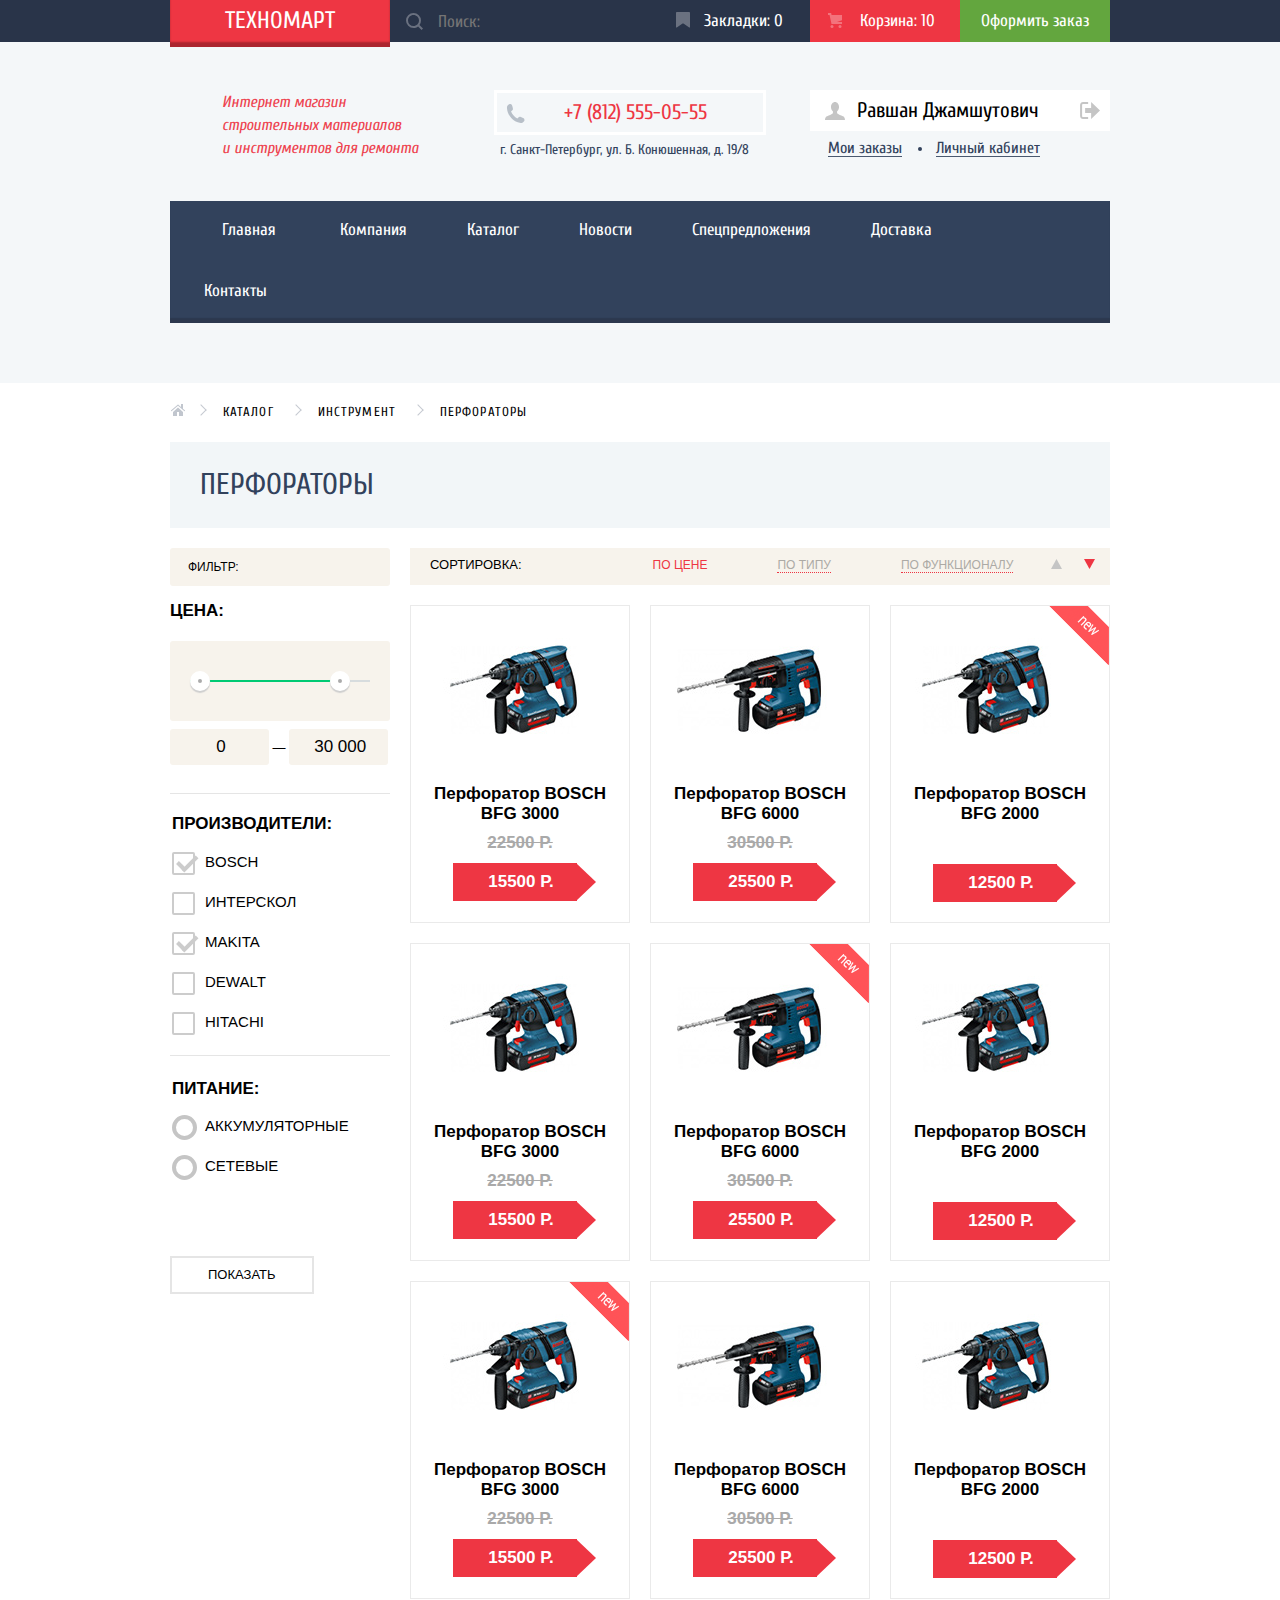
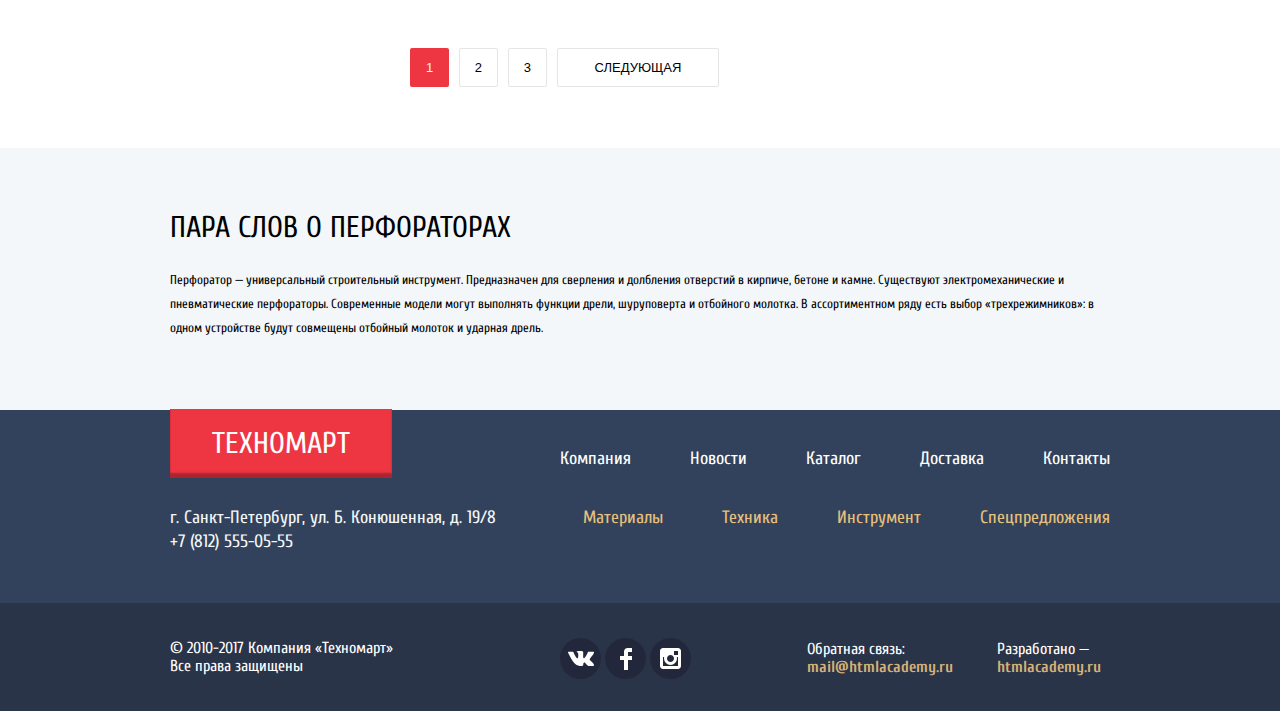
<file: catalog.html>
<!DOCTYPE html>
<html lang="en" dir="ltr">

<head>
  <meta charset="utf-8">
  <title>Каталог магазина инструмента Техномарт</title>
  <link rel="stylesheet" href="css/style.css">
  <link href="https://fonts.googleapis.com/css?family=PT+Sans:400,700&amp;subset=cyrillic-ext" rel="stylesheet">
  <link href="https://fonts.googleapis.com/css?family=Cuprum:400,400i,700&amp;subset=cyrillic-ext" rel="stylesheet">
</head>

<body>
  <header>
    <div class="top-wrapper">
      <section class="header-top container">
        <h1 class="visually-hidden">Магазин строительного инструмента Техномарт</h1>
        <a class="header-logo" href="index.html">
          Техномарт
        </a>
        <form class="search-form" action="https://echo.htmlacademy.ru" method="post">
          <input class="search-field" type="search" name="nav-search" placeholder="Поиск:">
          <button type="submit" class="search-btn">
            <svg xmlns="http://www.w3.org/2000/svg" width="17" height="17" viewBox="0 0 17 17">
              <path fill="#6a7180" d="M17 15.586l-3.542-3.542A7.465 7.465 0 0 0 15 7.5 7.5 7.5 0 1 0 7.5 15c1.71 0 3.282-.579 4.544-1.542L15.586 17 17 15.586zM2 7.5C2 4.467 4.467 2 7.5 2 10.532 2 13 4.467 13 7.5c0 3.032-2.468 5.5-5.5 5.5A5.506 5.506 0 0 1 2 7.5z" /></svg>
          </button>
        </form>
        <a class="top-link link-bookmarks" href="">Закладки: 0</a>
        <a class="top-link link-cart active" href="">Корзина: 10</a>
        <a class="top-link link-order" href="">Оформить заказ</a>

      </section>
    </div>
    <div class="bottom-wrapper">
      <section class="intro-login container">
        <h2 class="visually-hidden">магазин Техномарт</h2>
        <div class="intro-wrapper about">
          <p>Интернет магазин строительных материалов<br />и инструментов для ремонта</p>
        </div>
        <div class="intro-wrapper contacts">
          <p class="intro-phone">
            <svg xmlns="http://www.w3.org/2000/svg" width="19" height="19" viewBox="0 0 19 19">
              <path fill="#B7BFC8" d="M15.572 18.985h-.941c-4.129-.488-7.157-2.408-9.359-4.864C3.062 11.66 1.318 8.492.978 4.228V3.084c.078-.774.459-1.304.898-1.757C2.425.766 3.25.044 4.002.019c.554-.018 1.5.38 1.879.899.329.446.504 1.339.656 2.003.154.671.505 1.643.408 2.289-.148 1.007-1.487 1.434-1.879 2.166 1.307 3.135 3.443 5.439 6.293 7.031.715-.392 1.346-1.572 2.332-1.595.359-.009.818.178 1.184.286.402.121.75.275 1.104.408.596.224 1.648.521 2.004 1.021.365.513.57 1.356.49 1.879-.164 1.041-1.879 2.197-2.901 2.579z" /></svg>
            <span>+7 (812) 555-05-55</span>
          </p>
          <p class="intro-adress">
            <span>г. Санкт-Петербург, ул. Б. Конюшенная, д. 19/8</span>
          </p>
        </div>
        <div class="user-field">
          <div class="user-wrapper" tabindex="0">
            <a class="user-name" href="#">
              Равшан Джамшутович
              <svg xmlns="http://www.w3.org/2000/svg" width="20" height="18" viewBox="0 0 20 18">
                <path fill="#c5c5c5" d="M17.881 14.166c-2.144-.735-4.256-1.666-5.207-2.39-.657-.501-.77-1.618-.517-2.415 1.118-.903 1.864-2.477 1.864-4.278C14.021 2.276 12.221 0 10 0S5.979 2.276 5.979 5.083c0 1.801.746 3.374 1.863 4.277.253.798.141 1.915-.517 2.416-.95.724-3.063 1.654-5.207 2.39S0 18 0 18h20s.025-3.099-2.119-3.834z" /></svg>
            </a>
            <a href="#" class="user-logout">
              <svg class="logout-pic" xmlns="http://www.w3.org/2000/svg" width="21" height="17" viewBox="0 0 21 17">
                <g fill="#c5c5c5">
                  <path fill="#c5c5c5" d="M21 8.5L12.125 0v6h-6v5h6v6z" />
                  <path fill="#c5c5c5" d="M3.106 13.952V3.048c.018-.376.171-1.057 1.01-1.057h5.027V0H4.116C1.938 0 1.112 1.81 1.087 3.027v10.946C1.112 15.189 1.938 17 4.116 17h5.027v-1.99H4.116c-.839 0-.992-.683-1.01-1.058z" />
                </g>
              </svg>
            </a>
          </div>
          <div class="user-buttons">
            <a class="user-button button-user-ord" href="#">Мои заказы</a>
            <a class="user-button button-user-lk" href="#">Личный кабинет</a>
          </div>
        </div>
      </section>
      <nav class="main-navigation container">
        <a class="main-navigation-item" href="index.html">Главная</a>
        <a class="main-navigation-item" href="#">Компания</a>
        <a class="main-navigation-item" href="catalog.html">Каталог</a>
        <a class="main-navigation-item" href="#">Новости</a>
        <a class="main-navigation-item" href="#">Спецпредложения</a>
        <a class="main-navigation-item" href="#">Доставка</a>
        <a class="main-navigation-item" href="#">Контакты</a>
      </nav>
    </div>
  </header>
  <main>
    <div class="container">
      <div class="breadcumbs">
        <a href="index.html" class="breadcumb-home">
          <span class="visually-hidden">Домой</span>
          <svg xmlns="http://www.w3.org/2000/svg" width="15" height="12" viewBox="0 0 15 12">
            <g fill="#C1C6CE">
              <path d="M3 8v4h4V8h2v4h4V8L8 3.516z" />
              <path d="M14.831 6.365L13 4.751V0h-2v2.987L8.332.635c-.02-.017-.043-.023-.064-.037a.465.465 0 0 0-.08-.047.551.551 0 0 0-.095-.024C8.062.521 8.032.515 8 .515c-.031 0-.061.006-.092.012a.46.46 0 0 0-.095.025c-.028.011-.053.029-.08.046-.021.014-.045.02-.064.037l-6.498 5.73a.501.501 0 0 0 .33.875.497.497 0 0 0 .331-.125L8 1.677l6.169 5.438a.501.501 0 0 0 .662-.75z" />
            </g>
          </svg>
        </a>
        <a href="#" class="breadcumb">
          Каталог
        </a>
        <a href="#" class="breadcumb">
          Инструмент
        </a>
        <a href="#" class="breadcumb">
          Перфораторы
        </a>
      </div>
      <div class="filters-caption">
        <h2>
          Перфораторы
        </h2>
      </div>
      <div class="flex-container">
        <section class="filters">
          <form action="https://echo.htmlacademy.ru" class="options" method="post">
            <div class="form-caption">
              <h3>Фильтр:</h3>
            </div>
            <fieldset class="range-form">
              <legend class="price-caption">Цена:</legend>
              <div class="range-field">
                <div class="range-controls">
                  <div class="scale">
                    <div class="bar"></div>
                  </div>
                  <div class="toggle toggle-min"></div>
                  <div class="toggle toggle-max"></div>
                </div>
                <div class="price-controls">
                  <input type="text" name="min-price" value="0"> —
                  <input type="text" name="max-price" value="30 000">
                </div>
              </div>
            </fieldset>
            <fieldset class="vendors-form">
              <legend class="vendors-caption">Производители:</legend>
              <label class="interface-checkbox">
                <input class="visually-hidden" type="checkbox" name="vendor-bosch" checked>
                <span class="checkbox-indicator"></span>
                Bosch
              </label>
              <label class="interface-checkbox">
                <input class="visually-hidden" type="checkbox" name="vendor-interskol">
                <span class="checkbox-indicator"></span>
                Интерскол
              </label>
              <label class="interface-checkbox">
                <input class="visually-hidden" type="checkbox" name="vendor-makita" checked>
                <span class="checkbox-indicator"></span>
                Makita
              </label>
              <label class="interface-checkbox">
                <input class="visually-hidden" type="checkbox" name="vendor-dewalt">
                <span class="checkbox-indicator"></span>
                Dewalt
              </label>
              <label class="interface-checkbox">
                <input class="visually-hidden" type="checkbox" name="vendor-hitachi">
                <span class="checkbox-indicator"></span>
                Hitachi
              </label>
            </fieldset>
            <fieldset class="power-form">
              <legend class="power-caption">Питание:</legend>
              <label class="interface-radio">
                <input class="visually-hidden" type="radio" name="power" value="accumulator">
                <span class="radio-indicator"></span>
                Аккумуляторные
              </label>
              <label class="interface-radio">
                <input class="visually-hidden" type="radio" name="power" value="networked">
                <span class="radio-indicator"></span>
                Сетевые
              </label>
            </fieldset>
            <button type="submit" class="button-show">Показать</button>
          </form>
        </section>
        <section class="products-section">
          <h2 class="visually-hidden">Товары</h2>
          <div class="sorting">
            <ul class="sorting-list">
              <li class="sorter-head">
                <b>Сортировка:</b>
              </li>
              <li class="sorter-name"><a href="#" class="active">по цене</a></li>
              <li class="sorter-name"><a href="#">по типу</a></li>
              <li class="sorter-name"><a href="#">по функционалу</a></li>
              <li class="sorter-btns">
                <a class="sorter-btn" href="#">
                  <svg xmlns="http://www.w3.org/2000/svg" width="11" height="10" viewBox="0 0 11 10">
                    <path fill="#c5c5c5" d="M5.5 0L0 10h11z" /></svg>
                  <span class="visually-hidden">Сортировка сверху вниз</span>
                </a>
                <a class="sorter-btn active" href="#">
                  <svg xmlns="http://www.w3.org/2000/svg" width="11" height="10" viewBox="0 0 11 10">
                    <path fill="#c5c5c5" d="M5.5 10L0 0h11" /></svg>
                  <span class="visually-hidden">Сортировка снизу вверх</span>
                </a>
              </li>
            </ul>
          </div>
          <ul class="products-list">
            <li class="popular-products-item">
              <img src="img/BFG3000.jpg" alt="BFG 3000">
              <p class="item-name">Перфоратор BOSCH BFG 3000</p>
              <span class="old-price">22500 Р.</span>
              <b class="new-price">15500 Р.</b>
              <div class="item-actions">
                <a href="#" class="in-cart">Купить</a>
                <a href="#" class="in-bookletter">В закладки</a>
              </div>
            </li>
            <li class="popular-products-item">
              <img src="img/BFG6000.jpg" alt="BFG 6000">
              <p class="item-name">Перфоратор BOSCH BFG 6000</p>
              <span class="old-price">30500 Р.</span>
              <b class="new-price">25500 Р.</b>
              <div class="item-actions">
                <a href="#" class="hover-button in-cart">Купить</a>
                <a href="#" class="hover-button in-bookletter">В закладки</a>
              </div>
            </li>
            <li class="popular-products-item products-item-new">
              <img src="img/BFG2000.jpg" alt="BFG 2000">
              <p class="item-name">Перфоратор BOSCH BFG 2000</p>
              <span class="empty-price"></span>
              <b class="new-price">12500 Р.</b>
              <div class="item-actions">
                <a href="#" class="in-cart">Купить</a>
                <a href="#" class="in-bookletter">В закладки</a>
              </div>
            </li>
            <li class="popular-products-item">
              <img src="img/BFG3000.jpg" alt="BFG 3000">
              <p class="item-name">Перфоратор BOSCH BFG 3000</p>
              <span class="old-price">22500 Р.</span>
              <b class="new-price">15500 Р.</b>
              <div class="item-actions">
                <a href="#" class="in-cart">Купить</a>
                <a href="#" class="in-bookletter">В закладки</a>
              </div>
            </li>
            <li class="popular-products-item products-item-new">
              <img src="img/BFG6000.jpg" alt="BFG 6000">
              <p class="item-name">Перфоратор BOSCH BFG 6000</p>
              <span class="old-price">30500 Р.</span>
              <b class="new-price">25500 Р.</b>
              <div class="item-actions">
                <a href="#" class="in-cart">Купить</a>
                <a href="#" class="in-bookletter">В закладки</a>
              </div>
            </li>
            <li class="popular-products-item">
              <img src="img/BFG2000.jpg" alt="BFG 2000">
              <p class="item-name">Перфоратор BOSCH BFG 2000</p>
              <span class="empty-price"></span>
              <b class="new-price">12500 Р.</b>
              <div class="item-actions">
                <a href="#" class="in-cart">Купить</a>
                <a href="#" class="in-bookletter">В закладки</a>
              </div>
            </li>
            <li class="popular-products-item products-item-new">
              <img src="img/BFG3000.jpg" alt="BFG 3000">
              <p class="item-name">Перфоратор BOSCH BFG 3000</p>
              <span class="old-price">22500 Р.</span>
              <b class="new-price">15500 Р.</b>
              <div class="item-actions">
                <a href="#" class="in-cart">Купить</a>
                <a href="#" class="in-bookletter">В закладки</a>
              </div>
            </li>
            <li class="popular-products-item">
              <img src="img/BFG6000.jpg" alt="BFG 6000">
              <p class="item-name">Перфоратор BOSCH BFG 6000</p>
              <span class="old-price">30500 Р.</span>
              <b class="new-price">25500 Р.</b>
              <div class="item-actions">
                <a href="#" class="in-cart">Купить</a>
                <a href="#" class="in-bookletter">В закладки</a>
              </div>
            </li>
            <li class="popular-products-item">
              <img src="img/BFG2000.jpg" alt="BFG 2000">
              <p class="item-name">Перфоратор BOSCH BFG 2000</p>
              <span class="empty-price"></span>
              <b class="new-price">12500 Р.</b>
              <div class="item-actions">
                <a href="#" class="in-cart">Купить</a>
                <a href="#" class="in-bookletter">В закладки</a>
              </div>
            </li>
          </ul>
          <div class="page-navigation">
            <a href="#" class="page-number active">1</a>
            <a href="#" class="page-number">2</a>
            <a href="#" class="page-number">3</a>
            <a href="#" class="page-number page-next">Следующая</a>
          </div>
        </section>
      </div>
    </div>
    <div class="bottom-wrapper">
      <section class="about-device container">
        <h3>Пара слов о перфораторах</h3>
        <p>
          Перфоратор — универсальный строительный инструмент. Предназначен для сверления и долбления отверстий в кирпиче, бетоне и камне.
          Существуют электромеханические и пневматические перфораторы. Современные модели могут выполнять функции дрели, шуруповерта и отбойного молотка. В ассортиментном ряду есть выбор «трехрежимников»: в одном устройстве будут совмещены отбойный
          молоток и ударная дрель.
        </p>
      </section>
    </div>
  </main>
  <footer>
    <div class="footer-top-wrapper">
      <div class="container">
        <nav class="footer-navigation">
          <div class="navigation-flex">
            <div class="footer-logo-container">
              <a href="index.html" class="footer-logo">Техномарт</a>
            </div>
            <ul class="footer-up-menu">
              <li class="footer-up-item"><a href="index.html">Компания</a></li>
              <li class="footer-up-item"><a href="">Новости</a></li>
              <li class="footer-up-item"><a href="catalog.html">Каталог</a></li>
              <li class="footer-up-item"><a href="">Доставка</a></li>
              <li class="footer-up-item"><a href="">Контакты</a></li>
            </ul>
          </div>
          <div class="navigation-flex">
            <div class="footer-item-adress">
              <p>г. Санкт-Петербург, ул. Б. Конюшенная, д. 19/8</p>
              <p>+7 (812) 555-05-55</p>
            </div>
            <ul class="footer-down-menu">
              <li class="footer-down-item"><a href="">Материалы</a></li>
              <li class="footer-down-item"><a href="">Техника</a></li>
              <li class="footer-down-item"><a href="">Инструмент</a></li>
              <li class="footer-down-item"><a href="">Спецпредложения</a></li>
            </ul>
          </div>
        </nav>
      </div>
      <div class="footer-down-wrapper">
        <aside class="page-footer container">
          <div class="copyright">
            <p>&copy; 2010-2017 Компания «Техномарт» Все права защищены</p>
          </div>
          <div class="social">
            <a class="social-btn social-btn-vk" href="#">Вконтакте</a>
            <a class="social-btn social-btn-fb" href="#">Фейсбук</a>
            <a class="social-btn social-btn-insta" href="#">Инстаграм</a>
          </div>
          <div class="feedback">
            <p>Обратная связь:</p>
            <a class="dev-link" href="http://mail@htmlacademy.ru"><b>mail@htmlacademy.ru</b></a>
          </div>
          <div class="developer">
            <p>Разработано — </p>
            <a class="dev-link" href="http://htmlacademy.ru"><b>htmlacademy.ru</b></a>
          </div>
        </aside>
      </div>
    </div>
  </footer>
  <div class="modal-in-cart">
    <div class="notice">
      <h3>Товар добавлен в корзину!</h3>
    </div>
    <div class="modal-cart-buttons">
      <a class="btn-modal issue" href="">Оформить заказ</a>
      <a class="btn-modal continue" href="">Продолжить покупки</a>
    </div>
    <button class="modal-cart-close"></button>
  </div>
  <script src="external-catalog.js"></script>
</body>

</html>
</file>
<file: css/style.css>
body {
  padding: 0;
  margin: 0;
  font-family: 'Cuprum', Arial, sans-serif;
  font-size: 13px;
  line-height: 24px;
  color: #000000;
  background-color: #ffffff;
  min-width: 1200px;
  position: relative;
}
a {
  text-decoration: none;
}
img {
  max-width: 100%;
  height: auto;
}
.visually-hidden:not(:focus):not(:active),
input[type="checkbox"].visually-hidden,
input[type="radio"].visually-hidden {
  position: absolute;
  clip: rect(0 0 0 0);
  width: 1px;
  height: 1px;
  margin: -1px;
  white-space: nowrap;
  -webkit-clip-path: inset(100%);
  clip-path: inset(100%);
  overflow: hidden;
}
.top-wrapper {
  background-color: #293449;

}
.bottom-wrapper {
  background-color: #f4f7f9;
  padding-bottom: 60px;
}
.container {
  width:940px;
  margin:0 auto;
}
.header-top {
  display:-webkit-box;
  display:-ms-flexbox;
  display:flex;
  -webkit-box-pack: justify;
      -ms-flex-pack: justify;
          justify-content: space-between;
}
.search-form {
  margin-right: auto;
  position: relative;
}
.search-field {
  border:none;
  background-color: #293449;
  font:inherit;
  font-size:17px;
  line-height: 18px;
  color:#fff;
  height:42px;
  width:270px;
  padding-left:48px;
}
.search-field:hover {
  background-color: #212a3a;
}
.search-field:focus {
  background-color: #fff;
  color:#000;
  outline: none;
}
.search-field:focus ~ .search-btn path {
  fill:#ee3643;
}
.search-btn {
  position: absolute;
  top:12px;
  left:10px;
  background-color: transparent;
  border:none;
  cursor:pointer;
}
.link-bookmarks {
  padding-left:44px;
  position: relative;
}
.link-bookmarks::before {
  position: absolute;
  content:"";
  width:14px;
  height:16px;
  background:url('../img/icon-bookmark.svg') no-repeat center;
  left:16px;
  opacity: 0.3;
}
.link-cart {
  padding-left:50px;
  position: relative;
}
.link-cart::before {
  position: absolute;
  content:"";
  width:14px;
  height:16px;
  background:url('../img/icon-cart.svg') no-repeat center;
  left:18px;
  opacity: 0.3;
}
.link-cart:hover::before,
.link-cart:focus::before,
.link-bookmarks:hover::before,
.link-bookmarks:focus::before {
  opacity: 1;
}
.link-cart:active::before,
.link-bookmarks:active::before {
  opacity:0.3;
}
.link-order {
  padding-left:21px;
}
.top-link {
  width:150px;
  font-size:17px;
  line-height: 18px;
  color:#fff;
  position:relative;
  padding-top:12px;
  padding-bottom:12px;
  -webkit-box-sizing: border-box;
          box-sizing: border-box;

}
.link-order {
  background-color: #63a63e;
}
.top-link.active {
  background-color:#ee3643;
}
.top-link:hover,
.top-link:focus {
  background-color: #212a3a;
  outline: none;
}
.top-link:active {
  color:#a2a5a9;
  background-color: #161d29;
}
.top-link.active:hover,
.top-link.active:focus {
  background-color: #ca2c37;
}
.top-link.active:active {
  background-color: #ba2732;
}
.link-order:hover,
.link-order:focus {
   background-color: #5fbb2d;
   outline: none;
}
.link-order:active {
  background-color: #518534;
  color:#aac39b;
}
.header-logo {
  font-size:24px;
  line-height: 24px;
  text-transform: uppercase;
  background-color: #ee3643;
  color:#fff;
  padding:9px 55px;
  margin-bottom:-5px;
  -webkit-box-shadow: inset 0 -5px 2px 0 rgba(142,30,38,0.7);
          box-shadow: inset 0 -5px 2px 0 rgba(142,30,38,0.7);
}
.header-logo:hover,
.header-logo:focus {
  background-color: #ca2c37;
  outline: none;
}
.header-logo:active {
  background-color: #ba2732;
}
.intro-login {
  display:-webkit-box;
  display:-ms-flexbox;
  display:flex;
  -webkit-box-pack: justify;
      -ms-flex-pack: justify;
          justify-content: space-between;
  padding-top:33px;

}
.intro-wrapper {
  width:300px;
}
.login {
  text-align: right;
  margin-top:27px;
}
.about {
  width:200px;
  margin-left: 52px;


}
.contacts {
  text-align: center;
}
.about p {
  color:#ee434f;
  font-size:16px;
  line-height: 23px;
  font-style: italic;
  font-weight:400;
}
.intro-phone span {
  font-size: 21px;
  font-weight: 21px;
  color:#ee3643;
}
.intro-adress span {
  color:#32425c;
  font-size:14px;
  line-height: 24px;
}
.intro-phone {
  display:inline-block;
  padding-top:7px;
  padding-bottom:5px;
  padding-left:67px;
  padding-right:55px;
  border: 3px solid #fff;
  margin-top:15px;
  margin-left:28px;
  margin-bottom:0;
  position: relative;
}
.intro-phone svg {
  position:absolute;
  left:9px;
  top:11px;
}
.intro-adress {
  display:inline-block;
  margin:0;
  padding:0;
  padding-top:3px;
  padding-left:34px;
}
.button-login {
  color:#000;
  font-size:21px;
  line-height: 21px;
  background-color:#fff;
}
.enter {
  padding-top:12px;
  padding-bottom:10px;
  padding-right:17px;
  padding-left:50px;
  position: relative;
  margin-right: 10px;
}
.enter svg {
  position: absolute;
  left:18px;
  top:15px;
}
.button-login:hover,
.button-login:focus {
  color:#f0515c;
}
.enter:hover path,
.enter:focus path {
  fill:#32425c;
}
.button-login:active {
  color:#b2b2b2;
}
.enter:active path {
  fill:#c5c5c5;
}
.reg {
  padding: 10px 25px;
}
.main-navigation {
  background-color: #32425c;
  -webkit-box-shadow: inset 0 -5px 1px 0 rgba(41,52,73,0.7);
          box-shadow: inset 0 -5px 1px 0 rgba(41,52,73,0.7);
  margin-top:25px;
  display: -webkit-box;
  display: -ms-flexbox;
  display: flex;
  -ms-flex-wrap: wrap;
      flex-wrap: wrap;

}
.main-navigation-item {
  font-size: 17px;
  line-height: 17px;
  color:#fff;
  text-align: center;
  padding-top:20px;
  padding-bottom:24px;
  padding-left:30px;
  padding-right:30px;
}
.main-navigation-item:hover,
.main-navigation-item:focus {
  background-color: #293449;
}
.main-navigation-item:active {
  color: #8e939c;
}
.main-navigation-item:first-child {
  padding-left:52px;
  padding-right:34px;
}
.main-navigation-item:last-child {
  padding-left:34px;
  padding-right:52px;
}
.offers {
  display: -webkit-box;
  display: -ms-flexbox;
  display: flex;
  -ms-flex-wrap: wrap;
      flex-wrap: wrap;
  -webkit-box-pack: justify;
      -ms-flex-pack: justify;
          justify-content: space-between;
  padding-top:60px;
}
.offer-column-1 {
  display: -webkit-box;
  display: -ms-flexbox;
  display: flex;
  -ms-flex-wrap: wrap;
      flex-wrap: wrap;
  width:620px;
  margin-right:20px;
}
.offer-column-1 .offer-item:nth-child(2n) {
  margin-left: 20px;
}
.offer-column-2 {
  display: -webkit-box;
  display: -ms-flexbox;
  display: flex;
  -webkit-box-orient: vertical;
  -webkit-box-direction: normal;
      -ms-flex-direction: column;
          flex-direction: column;
}
.offer-item  {
  -ms-flex-item-align: start;
      align-self: flex-start;
  min-width: 300px;
  margin-bottom:20px;
  padding-top:20px;
  padding-left:25px;
  -webkit-box-sizing: border-box;
          box-sizing: border-box;
  padding-bottom: 22px;
  position: relative;
}
.first-offer::before {
  content: "";
  position: absolute;
  width:60px;
  height:60px;
  background-image: url('../img/new flag.png');
  background-repeat: no-repeat;
  right:0;
  top:0;
}
.first-offer svg,
.fourth-offer svg {
  position: absolute;
  right:42px;
  bottom:28px;
}
.second-offer svg,
.third-offer svg,
.fives-offer svg {
  position: absolute;
  right:29px;
  bottom:28px;
}
.offer-item h3 {
  font-size:24px;
  line-height:30px;
  color:#fff;
  margin:0;
  padding:0;
  margin-bottom:13px;
}
.offer-btn {
  display: inline-block;
  font-size:14px;
  line-height: 18px;
  color:#fff;
  background: rgba(0, 0, 0, 0.1);
  text-transform: uppercase;
  padding:10px 0;
  width:135px;
  text-align: center;
  border-radius: 3px;
}
.offer-btn:hover,
.offer-btn:focus {
  background: rgba(0, 0, 0, 0.2);
}
.offer-btn:active {
  background: rgba(0, 0, 0, 0.3);
}
.first-offer {
  background-color: #ffbf47;
}
.second-offer {
  background-color:#3bbce3;
}
.third-offer {
  background-color:#dc91d8;
}
.fourth-offer {
  background-color:#8ed78f;
}
.fives-offer {
  background-color:#ffc047;
}
.offer-slider {
  width: 620px;
  position: relative;
}
.slider-inner {
  color:#fff;
  margin-top:-20px;
  position: relative;
  overflow: hidden;
  background-repeat: no-repeat;
}
.slider-items {
  width: 200%;
min-height: 266px;
}
.slider-item {
  width: 620px;
  min-height: 266px;
position: absolute;
transition: transform .8s ease;
}
.slider-item-first {
  background-image: url('../img/perfos.jpg');
  background-color: #333028;

}
.slider-item-second {
  background-image: url('../img/drills.jpg');
  background-color: #594f43;
}
#slider-1:checked ~ .slider-controls .slider-control-1,
#slider-2:checked ~ .slider-controls .slider-control-2 {
background-color: #ca2c37;
}
#slider-1:checked ~ .slider-inner .slider-item-first {
  transform: translate(620px);
}
#slider-2:checked ~ .slider-inner .slider-item-second {
  transform: translate(-620px);
}
.slider-arrow {
  width:28px;
  height:28px;
  border:none;
  border-top:3px solid #fff;
  border-left:3px solid #fff;
  position:absolute;
  font-size:0;
  background-color: transparent;
  cursor: pointer;
  z-index: 1000;
}
.arrow-left {
  top:100px;
  left:32px;
  -webkit-transform: rotate(-45deg);
      -ms-transform: rotate(-45deg);
          transform: rotate(-45deg);
}
.arrow-right {
  top:100px;
  right:26px;
  -webkit-transform: rotate(135deg);
      -ms-transform: rotate(135deg);
          transform: rotate(135deg);
}
.slider-controls {
  position: absolute;
  left: 295px;
  bottom: 33px;
  text-align: center;
  z-index: 100;
}
.slider-control {
  position: relative;
  display: inline-block;
  vertical-align: middle;
  width: 7px;
  height: 7px;
  border: 6px solid #ffffff;
  background-color: #ffffff;
  border-radius: 50%;
  cursor: pointer;
}
.open-catalog {
  color:#fff;
  font-size:14px;
  line-height: 18px;
  text-transform: uppercase;
  background-color: #ee3643;
  padding:10px 48px;
  border-radius: 3px;
  position: absolute;
  bottom:42px;
  left:25px;
}
.open-catalog:hover,
.open-catalog:focus {
  background-color: #ca2c37;
}
.open-catalog:active {
  background-color: #ba2732;
}
.slider-item h3 {
  text-transform: uppercase;
  margin:0;
  padding:0;
  padding-top:22px;
  padding-left:22px;
  font-size: 36px;
  line-height: 36px;
}
.slider-item p {
  font-size:18px;
  line-height: 24px;
  margin:0;
  padding:0;
  padding-top:2px;
  padding-left:25px;
}
.popular-products-header {
  background-color: #f9f5f0;
  display: -webkit-box;
  display: -ms-flexbox;
  display: flex;
  -webkit-box-pack: justify;
      -ms-flex-pack: justify;
          justify-content: space-between;
  -ms-flex-wrap: wrap;
      flex-wrap: wrap;
  margin-top: 33px;
  padding:7px 0;
  margin-bottom:20px;
}
.popular-products-header-left h3 {
  font-size:30px;
  line-height: 30px;
  text-transform: uppercase;
  color:#32425c;
  margin:0;
  padding-top:23px;
  padding-bottom: 23px;
  padding-left:28px;
  font-weight: normal;
}
.popular-products-header-right {
  padding-top:25px;
  padding-bottom: 26px;
  padding-right: 24px;
}
.button-product {
  color:#fff;
  text-transform: uppercase;
  font-size:14px;
  line-height: 18px;
  background-color: #ee3643;
  padding:11px 55px;
}
.popular-products-list {
  list-style: none;
  margin:0;
  padding:0;
  display:-webkit-box;
  display:-ms-flexbox;
  display:flex;
  -ms-flex-wrap: wrap;
      flex-wrap: wrap;
  -webkit-box-pack: justify;
      -ms-flex-pack: justify;
          justify-content: space-between;
}
.popular-products-item {
  font-family: 'PT-sans',Arial,sans-serif;
  border:1px solid #eaeaea;
  text-align: center;
  width: 218px;
  padding-bottom: 20px;
  display: -webkit-box;
  display: -ms-flexbox;
  display: flex;
  -ms-flex-wrap: wrap;
      flex-wrap: wrap;
  -webkit-box-orient: vertical;
  -webkit-box-direction: normal;
      -ms-flex-direction: column;
          flex-direction: column;
  position: relative;
}
.image-block {
  margin: 0;
  padding:0;
  max-width:218px;
  height:163px;
}
.item-name {
  margin:0;
  padding:0;
  font-weight: 700;
  font-size:17px;
  line-height: 20px;
  width:200px;
  padding-top:15px;
  word-wrap: break-word;
  -ms-flex-item-align: center;
      -ms-grid-row-align: center;
      align-self: center;

}
.old-price {
  text-decoration: line-through;
  font-size:17px;
  line-height: 18px;
  color:#a9a9a9;
  font-weight: bold;
  width:150px;
  padding-top:10px;
  padding-bottom:11px;
  -ms-flex-item-align: center;
      -ms-grid-row-align: center;
      align-self: center;
}
.new-price {
  color:#fff;
  background-color: #ee3643;
  font-size:17px;
  line-height: 18px;
  position: relative;
  z-index:1;
  margin-left:42px;
  margin-right:52px;
  padding-top:10px;
  padding-bottom:10px;
  padding-left:12px;

}
.new-price::after {
  content: '';
  position: absolute;
  top: 0;
  right: -19px;
  width: 0;
  height: 0;
  border-style: solid;
  border-width: 19px 0 19px 20px;
  border-color: transparent transparent transparent #ee3643;

}
.empty-price {
  padding-top:40px;
}
.products-item-new::before {
  content: "";
  position: absolute;
  width:60px;
  height:60px;
  background-image: url('../img/new flag.png');
  background-repeat: no-repeat;
  right:0;
  top:0;
  z-index: 99;
}
.item-actions {
  max-width:218;
  height:163px;
  position: absolute;
  top:0;
  z-index: 5;
  background-color: #fff;
  -ms-flex-wrap: wrap;
      flex-wrap: wrap;
  -webkit-box-pack: center;
      -ms-flex-pack: center;
          justify-content: center;
  -webkit-box-align: center;
      -ms-flex-align: center;
          align-items: center;
  -ms-flex-line-pack: center;
      align-content: center;
  display:none;
}
.popular-products-item:hover > .item-actions,
.popular-products-item:focus > .item-actions {
  display:-webkit-box;
  display:-ms-flexbox;
  display:flex;
}
.in-cart {
  color:#fff;
  background-color:#63a63e;
  padding:10px 45px;]
  margin-bottom:10px;
  border-radius: 4px;
  margin-bottom:10px;
  -webkit-box-shadow: 0 3px 1px 0 #367315;
          box-shadow: 0 3px 1px 0 #367315;
  position: relative;
}
.in-cart svg {
  position: absolute;
  top:15px;
  left:15px;
}
.in-cart:hover,
.in-cart:focus {
  background-color: #5fbb2d;
}
.in-cart:hover path,
.in-cart:hover circle,
.in-cart:focus path,
.in-cart:focus circle  {
  fill:#fff;
}
.in-cart:active {
  background-color: #518534;
}
.in-bookletter {
  color:#32425c;
  border:3px solid #63a63e;
  padding:7px 30px;
  border-radius: 4px;
}
.in-bookletter:hover,
.in-bookletter:focus {
  border-color: #32425c;
}
.in-bookletter:active {
  color:#c1c6ce;
  border-color:#c1c6ce;
}
.popular-vendors-header {
  background-color: #f9f5f0;
  display: -webkit-box;
  display: -ms-flexbox;
  display: flex;
  -webkit-box-pack: justify;
      -ms-flex-pack: justify;
          justify-content: space-between;
  -ms-flex-wrap: wrap;
      flex-wrap: wrap;
  margin-top: 20px;
  padding:7px 0;
}
.popular-vendors-header-left h3 {
  font-size:30px;
  line-height: 30px;
  text-transform: uppercase;
  color:#32425c;
  margin:0;
  padding-top:22px;
  padding-bottom: 20px;
  padding-left:24px;
  font-weight: normal;
}
.popular-vendors-header-right {
  padding-top:26px;
  padding-bottom: 26px;
  padding-right: 24px;
}
.button-vendor {
  color:#fff;
  text-transform: uppercase;
  font-size:14px;
  line-height: 18px;
  background-color: #ee3643;
  padding:11px 69px;
}
.popular-vendors-list {
  list-style: none;
  margin:0;
  padding:0;
  display: -webkit-box;
  display: -ms-flexbox;
  display: flex;
  -webkit-box-pack: justify;
      -ms-flex-pack: justify;
          justify-content: space-between;
  -ms-flex-wrap: wrap;
      flex-wrap: wrap;
  margin-bottom:83px;
}
.popular-vendors-item {
  border:1px solid #eaeaea;
  margin-top:20px;
  background-color: #ffffff;
}
.popular-vendors-item a {
  min-width: 218px;
  min-height: 145px;
  display: -webkit-box;
  display: -ms-flexbox;
  display: flex;
  -webkit-box-pack: center;
      -ms-flex-pack: center;
          justify-content: center;
  -webkit-box-align: center;
      -ms-flex-align: center;
          align-items: center;
}
.popular-vendors-item a:hover,
.popular-vendors-item a:focus {
  -webkit-box-shadow: 0 10px 25px rgba(41, 52, 73, 0.5);
          box-shadow: 0 10px 25px rgba(41, 52, 73, 0.5);
  -webkit-transition: 0.4s;
  -o-transition: 0.4s;
  transition: 0.4s;
}
.popular-vendors-item a:active {
  -webkit-box-shadow: 0 4px 5px  2px rgba(41, 52, 73, 0.5);
          box-shadow: 0 4px 5px  2px rgba(41, 52, 73, 0.5);
  opacity: 0.3;
}
.popular-vendors-item:nth-child(4n) img {
  margin-bottom:11px;
}
.button-pv:hover,
.button-pv:focus {
  background-color: #ca2c37;
}
.button-pv:active {
  background-color: #ba2732;
}
.services h3 {
  font-size: 30px;
  line-height: 30px;
  margin:0;
  padding:0;
  text-transform: uppercase;
  font-weight: normal;
  padding-top:62px;
}
.services p {
  margin:0;
  padding:0;
  padding-top:28px;
}
.service-sliders {
  position: relative;
  padding-bottom:45px;
}
.service-slider-controls {
  font-size:21px;
  line-height: 30px;
  color:#fff;
  background-color: #32425c;
  display:-webkit-box;
  display:-ms-flexbox;
  display:flex;
  -webkit-box-orient: vertical;
  -webkit-box-direction: normal;
      -ms-flex-direction: column;
          flex-direction: column;
  -ms-flex-wrap: wrap;
      flex-wrap: wrap;
  margin-right:0 auto;
  width:240px;
  margin-top:67px;
  position: relative;
}
.service-slider-controls::before {
  background-color: #e5e5e5;
  content: '';
  position: absolute;
  width:10px;
  height:272px;
  background: url('../img/shadow.png') no-repeat;
  right:0;
  top:-50px;
}
.service-slider-control {
  width:240px;
  -webkit-box-sizing: border-box;
          box-sizing: border-box;
  padding-left:23px;
  padding-top:15px;
  padding-bottom:16px;
  -webkit-box-shadow: 0 -1px 0 #293449, inset 0 1px 0 #405069;
          box-shadow: 0 -1px 0 #293449, inset 0 1px 0 #405069;
  cursor: pointer;
}
.service-slider-control:hover,
.service-slider-control:focus {
  background-color: #293449;
}
#service-slider-1:checked ~ .service-slider-controls label[for="service-slider-1"],
#service-slider-2:checked ~ .service-slider-controls label[for="service-slider-2"],
#service-slider-3:checked ~ .service-slider-controls label[for="service-slider-3"]  {
  background-color: #fff;
  color:#32425c;
  -webkit-box-shadow: 0 1px 0 #ffffff;
          box-shadow: 0 1px 0 #ffffff;
}
#service-slider-1:checked ~ .service-slider-inner .slider-delivery,
#service-slider-2:checked ~ .service-slider-inner .slider-guarantee,
#service-slider-3:checked ~ .service-slider-inner .slider-credit {
  display:block;
}
.service-slider-inner {
  list-style: none;
  margin:0;
  padding:0;
}
.service-slider {
  display:-webkit-box;
  display:-ms-flexbox;
  display:flex;
  width:700px;
  min-height: 270px;
  position: absolute;
  top:-40px;
  right: 0;
  display:none;
  margin-right:auto;
}
.delivery-wrapper {
  width:280px;
  padding-left:80px;
}
.guarantee-wrapper {
  width:380px;
  padding-left:80px;
}
.credit-wrapper {
  width:280px;
  padding-left:80px;
}
.button-credit {
  text-transform: uppercase;
  color:#fff;
  background-color: #ff5357;
  padding:10px 45px;
  border-radius:3px;
}
.slider-credit p {
  padding-bottom:30px;
}
.slider-delivery::before {
  content: '';
  width:470px;
  height:270px;
  position: absolute;
  background: url('../img/delivery.png') no-repeat;
  right:0px;
  top:65px;
  z-index: 99;
}
.slider-guarantee::before {
  content: '';
  width:389px;
  height:283px;
  position: absolute;
  background: url('../img/guarantee.png') no-repeat;
  right:0px;
  top:35px;
  z-index: 99;
}
.slider-credit::before {
  content: '';
  width:465px;
  height:285px;
  position: absolute;
  background: url('../img/credit.png') no-repeat;
  right:0px;
  top:35px;
  z-index: 99;
}
.service-slider h4 {
  margin:0;
  padding:0;
  color:#32425c;
  font-size:36px;
  line-height: 36px;
  text-transform: uppercase;
  font-weight: normal;
  padding-top:40px;
}
.about-us {
 margin-top:75px;
 display:-webkit-box;
 display:-ms-flexbox;
 display:flex;
 -webkit-box-pack: justify;
     -ms-flex-pack: justify;
         justify-content: space-between;
 padding-bottom:85px

}
.details {
   width:520px;
}
.about-us h3 {
  font-size:30px;
  line-height: 30px;
  text-transform: uppercase;
  margin:0;
  padding:0;
  font-weight:400;
  padding-bottom:28px;
}
.details h3 {
  padding-bottom:27px;
}
.about-us p {
  margin:0;
}
.details-shop {
  padding-bottom:27px;
}
.delivery-partners {
  display:-webkit-box;
  display:-ms-flexbox;
  display:flex;
  -webkit-box-orient: vertical;
  -webkit-box-direction: normal;
      -ms-flex-direction: column;
          flex-direction: column;
  margin-bottom:42px;
}
.delivery-partner {
  font-size:18px;
  line-height: 20px;
  padding-left:35px;
  padding-top:20px;
  position: relative;

}
.delivery-partner::before {
  content: '';
  position: absolute;
  width:25px;
  height:2px;
  background-color: #ee3643;
  top:28px;
  left:0;


}
.details p:first-child {
  padding-bottom:25px;
}
.contacts {
  width:300px;
  text-align: left;
  margin:0;
  display:-webkit-box;
  display:-ms-flexbox;
  display:flex;
  -webkit-box-orient: vertical;
  -webkit-box-direction: normal;
      -ms-flex-direction: column;
          flex-direction: column;
  -ms-flex-wrap: wrap;
      flex-wrap: wrap;
}
.map-wrapper {
  height: 158px;
  width:300px;
  margin-top:30px;
  margin-bottom:40px;
}
.button-au {
  color:#fff;
  background-color:#ee3643;
  font-size:14px;
  line-height: 18px;
  text-transform: uppercase;
  border-radius: 3px;
}
.button-au:hover,
.button-au:focus {
  background-color: #ca2c37;
}
.button-au:active {
  background-color: #ba2732;
}
.button-detail {
  padding:11px 40px;
}
.button-write {
  padding-left:63px;
  padding-top:11px;
  padding-bottom: 11px;
}
.footer-top-wrapper {
  background-color: #32425c;
}
.footer-down-wrapper {
  background-color: #293449;
}
.navigation-flex {
  display:-webkit-box;
  display:-ms-flexbox;
  display:flex;
  -webkit-box-pack: justify;
      -ms-flex-pack: justify;
          justify-content: space-between;
}
.footer-logo-container {
  margin-top:19px;
}
.footer-logo {
  font-size:30px;
  line-height: 30px;
  text-transform: uppercase;
  background-color: #ee3643;
  color:#fff;
  -webkit-box-shadow: inset 0 -5px 2px 0 rgba(142,30,38,0.7);
          box-shadow: inset 0 -5px 2px 0 rgba(142,30,38,0.7);
  padding:17px 42px;
}
.footer-logo:hover,
.footer-logo:focus {
  background-color: #ca2c37;
  outline: none;
}
.footer-logo:active {
  background-color: #ba2732;
}
.footer-navigation {
  font-size:18px;
  line-height: 24px;
  color:#f3f7f8;
  padding-bottom:49px;
}
.footer-up-menu {
  list-style: none;
  margin:0;
  padding:0;
  display:-webkit-box;
  display:-ms-flexbox;
  display:flex;
  -ms-flex-wrap: wrap;
      flex-wrap: wrap;
  padding-top:37px;
  padding-bottom:35px;
}
.footer-up-item {
  margin-left:59px;
}
.footer-up-item a {
  color:#fff;
}
.footer-up-item a:hover,
.footer-up-item a:focus {
  -webkit-box-shadow: 0 1px #fff, 0 2px 0 #4a586f;
          box-shadow: 0 1px #fff, 0 2px 0 #4a586f;
  outline: none;
}
.footer-up-item a:active {
  color:#929caa;
  -webkit-box-shadow: none;
          box-shadow: none;
}
.footer-item-adress p {
  margin:0;
  padding:0;
}
.footer-down-menu {
  list-style: none;
  margin:0;
  padding:0;
  color:#ffd180;
  display:-webkit-box;
  display:-ms-flexbox;
  display:flex;
  -ms-flex-wrap: wrap;
      flex-wrap: wrap;
}
.footer-down-item {
  margin-left:59px;
}
.footer-down-item a {
  color:#e6c07c;
}
.footer-down-item a:hover,
.footer-down-item a:focus {
  -webkit-box-shadow: 0 1px 0 0 #e6c07c, 0 2px 0 #4c5461;
          box-shadow: 0 1px 0 0 #e6c07c, 0 2px 0 #4c5461;
  outline: none;
}
.footer-down-item a:active {
  -webkit-box-shadow: none;
          box-shadow: none;
  color:#998a6e;
}
.page-footer {
  color:#fff;
  font-size:16px;
  line-height: 18px;
  display:-webkit-box;
  display:-ms-flexbox;
  display:flex;
  -webkit-box-pack: justify;
      -ms-flex-pack: justify;
          justify-content: space-between;
  padding-top:20px;
  padding-bottom:20px;
}
.social {
  width:132px;
  margin-left:160px;
  padding-top:15px;
}
.social-btn {
  display: inline-block;
  vertical-align: middle;
  width: 41px;
  height: 41px;
  text-indent: 100%;
  overflow: hidden;
  white-space: nowrap;
  background-color: #23273b;
  border-radius: 50%;
  background-repeat: no-repeat;
  background-position: 50% 50%;
}
.social-btn:hover,
.social-btn:active,
.social-btn:focus {
  background-color: #ee3643;
  outline: none;
}
.social-btn-vk {
  background-image: url(../img/icon-vk.svg);
}
.social-btn-fb {
  background-image: url(../img/icon-fb.svg);
}
.social-btn-insta {
  background-image: url(../img/icon-insta.svg);
}
.copyright {
  width:230px;
}
.feedback {
  margin-left: auto;
  margin-right:44px;
  padding-top:17px;
}
.developer {
  margin-right:9px;
  padding-top:17px;
}
.feedback p,
.developer p {
  padding:0;
  margin:0;
}
.dev-link {
  color:#d4b275;
}
.dev-link:hover,
.dev-link:focus {
  -webkit-box-shadow: 0 1px 0 #515253, 0 2px 0 #bda06f;
          box-shadow: 0 1px 0 #515253, 0 2px 0 #bda06f;
  outline: none;
}
.dev-link:active {
  color:#ee3643;
  -webkit-box-shadow:none;
          box-shadow:none;
}
.user-field {
  width:300px;
  -webkit-box-sizing: border-box;
          box-sizing: border-box;
}
.user-wrapper {
  margin:0;
  padding:0;
  font-size:21px;
  line-height: 21px;
  background-color: #fff;
  margin-top:15px;
  padding-top:10px;
  padding-bottom:10px;
  position: relative;
}
.user-name {
  color:black;
  padding-left:47px;
}
.user-name svg {
  position: absolute;
  left:15px;
  top:12px;
}
.logout-pic {
  position: absolute;
  right:10px;
  top:12px;
}
.user-name:active {
  color: #b2b2b2;
}
.user-wrapper:hover path {
  fill:#32425c;
  outline:none;
}
.user-logout:active path {
  fill:#b2b2b2;
}
.user-name:focus path {
  fill:#32425c;
  outline:none;
}
.user-logout:focus path {
  fill:#b2b2b2;
  outline:none;
}
.user-name:active path {
  fill:#c5c5c5;
}
.user-buttons {
  margin-top:6px;
  padding-left: 18px;
}
.user-button {
  color:#32425c;
  -webkit-box-shadow: inset 0 -1px 0 #49586f;
          box-shadow: inset 0 -1px 0 #49586f;
  font-size:16px;
  line-height: 18px;
}
.user-button:hover,
.user-button:focus {
  color:#ee3643;
  -webkit-box-shadow: inset 0 -1px 0 #ee3643;
          box-shadow: inset 0 -1px 0 #ee3643;
}
.user-button:active {
  color:#b7bfc8;
  -webkit-box-shadow: inset 0 -1px 0 #b7bfc8;
          box-shadow: inset 0 -1px 0 #b7bfc8;
}
.button-user-ord {
  margin-right:31px;
  position: relative;
}
.button-user-ord::after {
  content: "";
  position: absolute;
  background-color: #32425c;
  width:4px;
  height:4px;
  border-radius:2px;
  top:8px;
  right:-20px;

}
.breadcumbs {
  padding-top:17px;
  padding-bottom: 18px;
}
.breadcumb-home {
  padding-right: 35px;
}
.breadcumb {
  font-size:13px;
  line-height: 18px;
  color:black;
  text-transform: uppercase;
  position: relative;
  padding-right: 40px;
  font-style: 'PT-sans',Arial,sans-serif;
  line-height: 18px;
  letter-spacing: 1.1px;
}
.breadcumb::before {
  content: "";
  position: absolute;
  width:7px;
  height:7px;
  border-top:1px solid #c5c9d1;
  border-right:1px solid #c5c9d1;
  -webkit-transform: rotate(45deg);
      -ms-transform: rotate(45deg);
          transform: rotate(45deg);
  left:-26px;
  top:2px;
}
.filters-caption {
  background-color: #f2f6f8;
  display:block;
  margin-bottom:20px;
}
.filters-caption h2 {
  color:#32425c;
  font-size:30px;
  line-height: 30px;
  text-transform: uppercase;
  font-weight: 400;
  margin:0;
  padding-left:30px;
  padding-top:28px;
  padding-bottom: 28px;
}
.flex-container {
  display:-webkit-box;
  display:-ms-flexbox;
  display:flex;
  -webkit-box-pack: justify;
      -ms-flex-pack: justify;
          justify-content: space-between;
  font-family: 'PT-sans',Arial,sans-serif;
}
.filters {
  width:220px;
}
.products-section {
  width:700px;
}
.options {
  font-size:13px;
  line-height: 18px;
}
.form-caption {
  background-color: #f7f3ec;
  border-radius: 3px;

}
.form-caption h3 {
  font-size:12px;
  font-weight: 400;
  text-transform: uppercase;
  margin:0;
  padding-left:18px;
  padding-top:10px;
  padding-bottom:10px;
}
.range-form {
  border:none;
  border-bottom:1px solid #e5e5e5;
  margin:0;
  padding:0;
}
.options legend {
  font-size:17px;
  line-height: 30px;
  text-transform: uppercase;
  font-weight: bold;
}
.price-caption {
  margin:0;
  padding-left:0;
  padding-top:10px;
}
.range-controls {
  border-radius: 3px;
  height:80px;
  background-color: #f7f3ec;
  margin-top: 15px;
  position: relative;
}
.scale {
  width:180px;
  height:2px;
  background-color: #d7dcde;
  position: absolute;
  top:39px;
  right:20px;
}
.bar {
  width:152px;
  height:2px;
  background-color: #00ca74;
  position: absolute;
  left:0;
}
.toggle {
  position: absolute;
  top:30px;
  left:20px;
  width:4px;
  height:4px;
  cursor: pointer;
  border: 8px solid #fff;
  border-radius:50%;
  background: #ababab;
  -webkit-box-shadow:0 2px 1px 0 #cfcfcf;
          box-shadow:0 2px 1px 0 #cfcfcf;
}
.toggle.toggle-max {
  left:160px;
}
.price-controls {
  display:inline-block;
  margin-top:8px;
}
.price-controls input {
  font:inherit;
  font-size:17px;
  line-height:18px;
  width:96px;
  text-align: center;
  border:none;
  padding:9px 0;
  padding-left:3px;
  background-color:#f7f3ec;
  border-radius: 3px;
  margin-bottom:28px;
}
.vendors-form {
  margin:0;
  padding:0;
  border:none;
  border-bottom:1px solid #e5e5e5;
  padding-bottom:3px;
}
.vendors-caption {
  padding-top: 15px;
  padding-bottom: 13px;
}
.interface-radio,
.interface-checkbox {
  display:block;
  margin-bottom:20px;
  padding-left:35px;
  position: relative;
  cursor: pointer;
}
.interface-checkbox input ~ .checkbox-indicator {
  position:absolute;
  width:19px;
  height:19px;
  border:2px solid #cccccc;
  border-radius: 2px;
  left:2px;
}
.interface-checkbox input:checked + .checkbox-indicator::before {
  content: "";
  position: absolute;
  width:10px;
  height:4px;
  background-color: #cccccc;
  top:50%;
  left:2px;
  -webkit-transform: rotate(45deg);
      -ms-transform: rotate(45deg);
          transform: rotate(45deg);

}
.interface-checkbox input:checked + .checkbox-indicator::after {
  content: "";
  position: absolute;
  width:20px;
  height:4px;
  background-color: #cccccc;
  top:40%;
  left:6px;
  -webkit-transform: rotate(-45deg);
      -ms-transform: rotate(-45deg);
          transform: rotate(-45deg);
}
.interface-checkbox:hover input ~ .checkbox-indicator,
.interface-checkbox:focus input ~ .checkbox-indicator {
  border:2px solid #b5b5b5;
}
.interface-checkbox:hover input:checked + .checkbox-indicator::before,
.interface-checkbox:hover input:checked + .checkbox-indicator::after,
.interface-checkbox:focus input:checked + .checkbox-indicator::before,
.interface-checkbox:focus input:checked + .checkbox-indicator::after {
  background-color: #b5b5b5;
}
.interface-checkbox:disabled input ~ .checkbox-indicator {
  border:2px solid #e9e9e9;
}
.interface-checkbox:disabled input:checked + .checkbox-indicator::before,
.interface-checkbox:disabled input:checked + .checkbox-indicator::after {
  background-color: #e9e9e9;
}
.vendors-form,
.power-form  {
  font-size:15px;
  line-height: 20px;
  text-transform: uppercase;
}
.power-form {
  border:none;
  margin:0;
  padding:0;
  padding:none;
}
.power-caption {
  padding-top:18px;
  padding-bottom:12px;
}
.interface-radio {
  display:block;
  margin-bottom:20px;
  padding-left:35px;
  position: relative;
  cursor: pointer;
}
.interface-radio input:checked + .radio-indicator::before {
  content: "";
  width:9px;
  height:9px;
  border-radius: 50%;
  position: absolute;
  background-color: #c5c5c5;
  top:4px;
  left:4px;
}
.interface-radio input[type="radio"] ~ .radio-indicator {
  position: absolute;
  width:17px;
  height:17px;
  border-radius:50%;
  background-color:#fff;
  border:4px solid #c5c5c5;
  left:2px;
  top:-1px;
}
.interface-radio:hover input ~ .radio-indicator,
.interface-radio:focus input ~ .radio-indicator {
  border:4px solid #b5b5b5;
}
.interface-radio:hover input:checked + .radio-indicator::before,
.interface-radio:focus input:checked + .radio-indicator::before {
  background-color: #b5b5b5;
}
.button-show {
  font-size:13px;
  line-height: 18px;
  text-transform: uppercase;
  background-color: transparent;
  border:2px solid #e5e5e5;
  margin-top:60px;
  padding:8px 36px;
  cursor: pointer;
}
.button-show:hover,
.button-show:focus {
  border:2px solid #bdc6ca;
}
.button-show:active {
  border:2px solid #ee3643;
}
.sorting {
  background-color: #f7f3ec;
  padding-top:5px;
  padding-bottom:8px;
  padding-left: 20px;
}
.sorting-list {
  list-style: none;
  margin:0;
  padding:0;
  display:-webkit-box;
  display:-ms-flexbox;
  display:flex;
}
.sorter-head {
  margin-right:auto;
}
.sorter-name {
  margin-left: 50px;
  padding-right: 20px;
}
.sorter-btns {
  margin-right: 15px;
}
.sorter-btn {
  margin-left:18px;
}
.sorter-head b {
  font-size:13px;
  line-height: 18px;
  text-transform: uppercase;
  font-weight: normal;
}
.product-list {
  list-style: none;
  margin:0;
  padding:0;
}
.sorter-name a {
  color:#acaaa5;
  font-size:12px;
  line-height: 18px;
  text-transform: uppercase;
  border-bottom:1px dotted #ee3643;
}
.sorter-name a:hover,
.sorter-name a:focus {
  border-bottom:1px solid #ee3643;
  color:black;
}
.sorter-name a.active {
  color:#ee3643;
  border:none;
}
.sorter-btn:hover path,
.sorter-btn:focus path {
  fill:#231f20;
}
.sorter-btn.active path {
  fill:#ee3643;
}
.products-list {
  list-style: none;
  margin:0;
  padding:0;
  display:-webkit-box;
  display:-ms-flexbox;
  display:flex;
  -webkit-box-pack: justify;
      -ms-flex-pack: justify;
          justify-content: space-between;
  -ms-flex-wrap: wrap;
      flex-wrap: wrap;

}
.products-list .popular-products-item {
  margin-top:20px;
}
.hover-button {
  font-size:14px;
  line-height: 18px;
  text-transform: uppercase;
}
.page-navigation {
  display:inline-block;
  margin-top:57px;
  margin-bottom:68px;
}
.page-number {
  font-size:13px;
  line-height: 18px;
  text-transform: uppercase;
  border:1px solid #e5e5e5;
  color:black;
  padding:11px 15px;
  border-radius:2px;
  margin-right:6px;
}
.page-number:hover,
.page-number:focus {
  outline:1px solid #bdc6ca;
}
.page-number:active {
  outline:1px solid #ee3643;
}

.page-number.active {
  color:#fef2f2;
  border:none;
  background-color: #ee3643;
  padding:12px 16px;
}
.page-next {
  padding:11px 37px;
}
.about-device {
  padding-bottom:10px;
}
.about-device h3 {
  margin:0;
  padding:0;
  font-weight: normal;
  text-transform: uppercase;
  font-size:30px;
  line-height: 30px;
  padding-top:65px;
  padding-bottom:25px;
}
.about-device p {
  padding:0;
  margin:0;
}
.modal-write-us {
  border-top:7px solid #ff5257;
  position:fixed;
  bottom:0;
  width:620px;
  left:50%;
  margin-left: -310px;
  background-color: #fff;
  margin-bottom:200px;
  z-index: 99;
  display:none;
  -webkit-box-shadow: 0 5px 15px rgba(0,0,0,0.7);
          box-shadow: 0 5px 15px rgba(0,0,0,0.7);
}
.modal-close {
  position: absolute;
  width:22px;
  height:22px;
  font-size:0;
  border:0;
  cursor:pointer;
  top:10px;
  right:10px;
  background: transparent;
  font-size: 0;
}
.modal-close::before,
.modal-close::after {
  content: "";
  width:22px;
  height:4px;
  background-color:#ee3643;
  position:absolute;
  top:10px;
  left:0;
}
.modal-close::before {
          -webkit-transform: rotate(45deg);
              -ms-transform: rotate(45deg);
                  transform: rotate(45deg);
}
.modal-close::after {
          -webkit-transform:rotate(-45deg);
              -ms-transform:rotate(-45deg);
                  transform:rotate(-45deg);
}
.write-form {
  width:460px;
  margin:0 auto;
}
.write-form input,
.write-form textarea {
  font-style:inherit;
  -webkit-box-sizing: border-box;
          box-sizing: border-box;
  color:#000;
  border:2px solid #dee3e4;
  border-radius: 3px;
  margin-top:10px;
}
.write-form label {
  font-size:18px;
  line-height: 18px;
}
.write-text textarea {
  width:456px;
  padding-top: 10px;
  padding-left: 13px;
}
.write-input {
  display:inline-block;
  margin-top:45px;
}
.write-input:first-child {
  margin-right:20px;
}
.write-input input {
  width:216px;
  height:34px;
  padding-left:13px;
}

.writeus__text::-webkit-input-placeholder {
  font-family: "PT Sans", Arial, sans-serif;
  font-size: 13px;
  line-height: 18px;
  color: #a9a9a9;
}
.writeus__text:-ms-input-placeholder {
  font-family: "PT Sans", Arial, sans-serif;
  font-size: 13px;
  line-height: 18px;
  color: #a9a9a9;
}
.writeus__text::-ms-input-placeholder {
  font-family: "PT Sans", Arial, sans-serif;
  font-size: 13px;
  line-height: 18px;
  color:#a9a9a9;
}
.writeus__text::placeholder {
  font-family: "PT Sans", Arial, sans-serif;
  font-size: 13px;
  line-height: 18px;
  color:#a9a9a9;
}
.write-text {
  display: block;
  margin-top:20px;
}
.btn-wrapper {
  background-color: #f4f4f4;
  padding-top:37px;
  padding-bottom:37px;
}
.btn-write {
  line-height: 18px;
  margin-left:80px;
  width:460px;
  text-transform: uppercase;
  color:#fff;
  background-color: #ee3643;
  font:inherit;
  border:none;
  padding:5px 0;
  cursor: pointer;
}
.btn-write:hover,
.btn-write:focus {
  background-color: #ca2c37;
}
.btn-write:active {
  background-color: #ba2732;
}
.modal-map {
  width:940px;
  height:448px;
  background-color: #fff;
  -webkit-box-shadow: 0 5px 15px rgba(0,0,0,0.7);
          box-shadow: 0 5px 15px rgba(0,0,0,0.7);
  position: absolute;
  left:50%;
  margin-left:-470px;
  z-index: 99;
  bottom:360px;
  display:none;
}
.modal-map-close {
  position: absolute;
  width:22px;
  height:22px;
  font-size:0;
  border:0;
  cursor:pointer;
  top:-30px;
  right:-30px;
  background-color: transparent;
  font-size: 0;
}
.modal-map-close::before,
.modal-map-close::after {
  content: "";
  width:22px;
  height:4px;
  background-color:#ee3643;
  position:absolute;
  top:10px;
  left:0;
}
.modal-map-close::before {
          -webkit-transform: rotate(45deg);
              -ms-transform: rotate(45deg);
                  transform: rotate(45deg);
}
.modal-map-close::after {
          -webkit-transform:rotate(-45deg);
              -ms-transform:rotate(-45deg);
                  transform:rotate(-45deg);
}
.modal-in-cart {
  width:620px;
  position:fixed;
  top:411px;
  left:50%;
  margin-left:-310px;
  background-color:#fff;
  z-index: 99;
  text-align: center;
  -webkit-box-shadow: 0 5px 15px rgba(0,0,0,0.7);
          box-shadow: 0 5px 15px rgba(0,0,0,0.7);
  display:none;
}
.notice h3 {
  margin:0;
  padding:0;
  font-size:30px;
  line-height: 30px;
  font-weight: normal;
  padding-left: 40px;
}
.notice {
  position: relative;
  padding-top:65px;
  padding-bottom:65px;
  border-top:7px solid #ee3643;
}
.notice::before {
  content:'';
  position: absolute;
  width:66px;
  height:66px;
  background: url('../img/green-checkbox.png') center no-repeat;
  left:85px;
  top:45px;
}
.modal-cart-close {
  position: absolute;
  width:22px;
  height:22px;
  font-size:0;
  border:0;
  cursor:pointer;
  top:10px;
  right:10px;
  background: transparent;
  font-size: 0;
}
.modal-cart-close::before,
.modal-cart-close::after {
  content: "";
  width:25px;
  height:4px;
  background-color:#ee3643;
  position:absolute;
  top:10px;
  left:0;
}
.modal-cart-close::before {
          -webkit-transform: rotate(45deg);
              -ms-transform: rotate(45deg);
                  transform: rotate(45deg);
}
.modal-cart-close::after {
          -webkit-transform:rotate(-45deg);
              -ms-transform:rotate(-45deg);
                  transform:rotate(-45deg);
}
.modal-cart-buttons {
  background-color: #f1f1f1;
  padding-top:37px;
  padding-bottom:37px;
}
.btn-modal {
  text-transform: uppercase;
  line-height: 18px;
}
.issue {
  background-color:#ee3643;
  color:#fff;
  margin-right:20px;
  padding:11px 60px;
}
.continue {
  background-color:#fff;
  color:#000;
  padding:11px 45px;
}
.modal-show {
  display:block;
}
</file>
